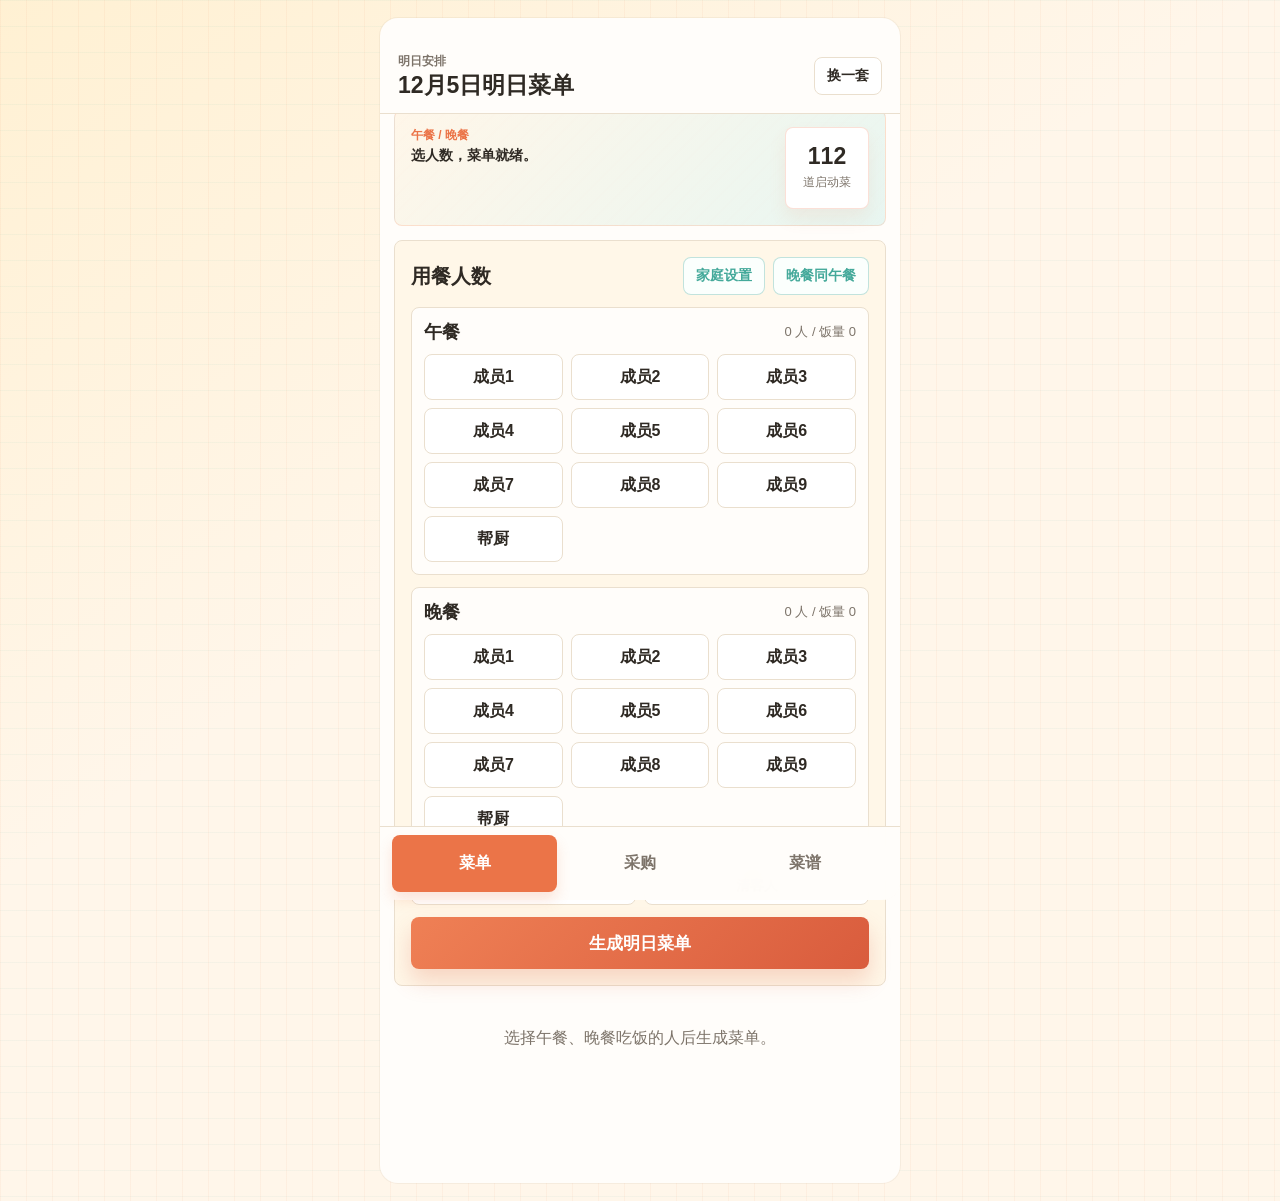
<file: index.html>
<!doctype html>
<html lang="zh-CN">
  <head>
    <meta charset="UTF-8" />
    <meta name="viewport" content="width=device-width, initial-scale=1" />
    <meta http-equiv="refresh" content="0; url=./frontend/index.html?v=20260704-2" />
    <title>家常膳食小助手</title>
    <script>location.replace("./frontend/index.html?v=20260704-2");</script>
  </head>
  <body>
    <p><a href="./frontend/index.html?v=20260704-2">进入家常膳食小助手</a></p>
  </body>
</html>
</file>
<file: frontend/styles.css>
:root {
  color-scheme: light;
  --bg: #fff6ea;
  --surface: #fffdfa;
  --surface-strong: #ffffff;
  --ink: #2f2a24;
  --muted: #7d746a;
  --line: #eadfce;
  --green: #44a99a;
  --green-soft: #e7f6f1;
  --red: #cf6044;
  --red-soft: #fae5dc;
  --blue: #4d7faa;
  --blue-soft: #e6f0f7;
  --yellow: #d59a31;
  --yellow-soft: #fff0cd;
  --accent: #eb7448;
  --accent-soft: #ffe5d6;
  --mint: #44a99a;
  --mint-soft: #e7f6f1;
  --butter: #ffe6a6;
  --shadow: 0 16px 34px rgba(77, 55, 35, 0.12);
  --radius: 8px;
  --nav-height: 74px;
}

* {
  box-sizing: border-box;
}

html {
  min-height: 100%;
  background: var(--bg);
}

body {
  min-height: 100%;
  margin: 0;
  color: var(--ink);
  background:
    linear-gradient(90deg, rgba(235, 116, 72, 0.06) 1px, transparent 1px),
    linear-gradient(180deg, rgba(68, 169, 154, 0.05) 1px, transparent 1px),
    linear-gradient(145deg, rgba(255, 230, 166, 0.34), rgba(255, 253, 250, 0) 42%),
    var(--bg);
  background-size: 26px 26px, 26px 26px, auto;
  font-family: "Avenir Next", "PingFang SC", "Hiragino Sans GB", "Microsoft YaHei", sans-serif;
}

button,
input,
textarea,
select {
  font: inherit;
}

button {
  -webkit-tap-highlight-color: transparent;
}

.app-shell {
  width: min(100%, 520px);
  min-height: 100vh;
  margin: 0 auto;
  background: var(--surface);
  box-shadow: 0 0 0 1px rgba(97, 70, 43, 0.06);
  position: relative;
  overflow-x: hidden;
}

.topbar {
  position: sticky;
  top: 0;
  z-index: 20;
  display: flex;
  align-items: center;
  justify-content: space-between;
  gap: 16px;
  min-height: 78px;
  padding: calc(env(safe-area-inset-top) + 14px) 18px 12px;
  background: rgba(255, 253, 250, 0.94);
  border-bottom: 1px solid var(--line);
  backdrop-filter: blur(14px);
}

.topbar h1,
.toolbar-line h2,
.hero-panel h2,
.section-title h3 {
  margin: 0;
  letter-spacing: 0;
}

.topbar h1 {
  font-size: 23px;
  line-height: 1.12;
  font-weight: 800;
}

.eyebrow,
.hero-kicker {
  margin: 0 0 3px;
  color: var(--muted);
  font-size: 12px;
  font-weight: 700;
}

main {
  padding-bottom: calc(var(--nav-height) + env(safe-area-inset-bottom) + 18px);
}

.screen {
  display: none;
  padding: 14px 14px 0;
}

.screen.is-active {
  display: block;
}

.hero-panel {
  display: grid;
  grid-template-columns: 1fr 84px;
  gap: 14px;
  align-items: stretch;
  min-height: 116px;
  padding: 16px;
  color: var(--ink);
  background:
    linear-gradient(135deg, rgba(255, 246, 232, 0.96), rgba(231, 246, 241, 0.96)),
    repeating-linear-gradient(135deg, rgba(235, 116, 72, 0.08) 0 2px, transparent 2px 12px);
  border: 1px solid rgba(235, 116, 72, 0.18);
  border-radius: var(--radius);
}

.hero-panel h2 {
  max-width: 100%;
  font-size: 14px;
  line-height: 1.28;
  font-weight: 850;
}

.hero-panel .hero-kicker {
  color: var(--accent);
}

.hero-stat {
  display: flex;
  min-height: 82px;
  flex-direction: column;
  align-items: center;
  justify-content: center;
  background: #ffffff;
  border: 1px solid rgba(235, 116, 72, 0.22);
  border-radius: var(--radius);
  box-shadow: 0 10px 18px rgba(235, 116, 72, 0.09);
}

.hero-stat strong {
  font-size: 23px;
  line-height: 1;
}

.hero-stat span {
  margin-top: 6px;
  font-size: 12px;
  color: var(--muted);
}

.full-band,
.plan-output,
.shopping-output,
.recipe-list {
  margin-top: 14px;
}

.full-band {
  padding: 16px;
  background: #fff7e8;
  border: 1px solid var(--line);
  border-radius: var(--radius);
}

.section-title,
.toolbar-line {
  display: flex;
  align-items: center;
  justify-content: space-between;
  gap: 12px;
}

.section-actions {
  display: flex;
  flex-wrap: wrap;
  justify-content: flex-end;
  gap: 8px;
}

.section-title h3,
.toolbar-line h2 {
  font-size: 20px;
  line-height: 1.2;
  font-weight: 800;
}

.toolbar-line {
  padding: 4px 2px 8px;
}

.toolbar-actions {
  display: flex;
  flex: 0 0 auto;
  gap: 8px;
}

.meal-picker {
  display: grid;
  gap: 12px;
  margin-top: 12px;
}

.meal-block {
  padding: 12px;
  background: #fffdfa;
  border: 1px solid var(--line);
  border-radius: var(--radius);
}

.meal-heading {
  display: flex;
  justify-content: space-between;
  gap: 8px;
  align-items: center;
  margin-bottom: 10px;
}

.meal-heading strong {
  font-size: 18px;
}

.meal-heading span {
  color: var(--muted);
  font-size: 13px;
}

.member-grid {
  display: grid;
  grid-template-columns: repeat(3, minmax(0, 1fr));
  gap: 8px;
}

.member-pill {
  min-height: 46px;
  border: 1px solid var(--line);
  border-radius: var(--radius);
  background: #ffffff;
  color: var(--ink);
  font-weight: 750;
  cursor: pointer;
  transition: transform 140ms ease, border-color 140ms ease, box-shadow 140ms ease, background 140ms ease;
}

.member-pill.is-selected {
  color: #ffffff;
  background: var(--accent);
  border-color: var(--accent);
  box-shadow: 0 8px 16px rgba(235, 116, 72, 0.2);
}

.member-pill:active,
.icon-text-button:active,
.quiet-button:active,
.tool-button:active,
.dish-action:active,
.inline-button:active,
.filter-chip:active,
.stock-button:active,
.replace-button:active,
.nav-button:active {
  transform: translateY(1px);
}

.member-tools {
  display: grid;
  grid-template-columns: 1fr 1fr;
  gap: 8px;
  margin-top: 12px;
}

.primary-button,
.icon-text-button,
.quiet-button,
.tool-button,
.dish-action,
.inline-button,
.filter-chip,
.stock-button,
.close-button {
  border: 0;
  border-radius: var(--radius);
  cursor: pointer;
}

.primary-button {
  width: 100%;
  min-height: 52px;
  margin-top: 12px;
  color: #ffffff;
  background: linear-gradient(135deg, #ef8055, #d95c3d);
  font-size: 17px;
  font-weight: 850;
  box-shadow: 0 12px 22px rgba(217, 92, 61, 0.22);
}

.primary-button.compact {
  width: auto;
  min-height: 40px;
  margin-top: 0;
  padding: 0 14px;
  font-size: 14px;
  box-shadow: none;
}

.icon-text-button,
.quiet-button,
.tool-button,
.inline-button {
  min-height: 38px;
  padding: 0 12px;
  background: var(--surface-strong);
  color: var(--ink);
  border: 1px solid var(--line);
  font-size: 14px;
  font-weight: 750;
  transition: transform 140ms ease, border-color 140ms ease, background 140ms ease;
}

.quiet-button {
  color: var(--mint);
  border-color: rgba(68, 169, 154, 0.32);
  background: #fbfffd;
}

.tool-button {
  color: var(--muted);
}

.plan-empty,
.shopping-empty {
  padding: 28px 14px;
  text-align: center;
  color: var(--muted);
}

.meal-plan {
  margin-bottom: 14px;
  padding: 14px;
  background: #fffdfa;
  border: 1px solid var(--line);
  border-radius: var(--radius);
  box-shadow: 0 10px 20px rgba(77, 55, 35, 0.05);
}

.meal-plan-header {
  display: flex;
  align-items: flex-start;
  justify-content: space-between;
  gap: 10px;
  margin-bottom: 12px;
}

.meal-plan-header h3 {
  margin: 0 0 4px;
  font-size: 21px;
}

.meal-plan-header p {
  margin: 0;
  color: var(--muted);
  font-size: 13px;
}

.meal-plan-header .meal-alert {
  margin-top: 6px;
  color: var(--red);
  line-height: 1.4;
}

.dish-list {
  display: grid;
  gap: 10px;
}

.dish-card,
.recipe-card {
  display: grid;
  grid-template-columns: 92px 1fr;
  gap: 12px;
  min-height: 112px;
  padding: 10px;
  background: #fffaf2;
  border: 1px solid var(--line);
  border-radius: var(--radius);
  box-shadow: 0 8px 18px rgba(77, 55, 35, 0.05);
}

.dish-image,
.recipe-thumb {
  width: 92px;
  height: 92px;
  object-fit: cover;
  background: var(--mint-soft);
  border-radius: 6px;
}

.dish-content,
.recipe-card-content {
  min-width: 0;
  display: flex;
  flex-direction: column;
  justify-content: space-between;
  gap: 8px;
}

.dish-title-line,
.recipe-title-line {
  display: flex;
  justify-content: space-between;
  gap: 8px;
  align-items: flex-start;
}

.dish-title-line h4,
.recipe-title-line h4 {
  margin: 0;
  font-size: 18px;
  line-height: 1.22;
  font-weight: 850;
}

.dish-meta,
.recipe-meta,
.nutrition-row,
.shopping-note {
  color: var(--muted);
  font-size: 12px;
  line-height: 1.45;
}

.tag-row {
  display: flex;
  flex-wrap: wrap;
  gap: 6px;
}

.tag {
  display: inline-flex;
  align-items: center;
  min-height: 24px;
  padding: 0 8px;
  color: var(--ink);
  background: var(--yellow-soft);
  border-radius: 999px;
  font-size: 12px;
  font-weight: 700;
}

.tag.green {
  background: var(--mint-soft);
}

.tag.blue {
  background: var(--blue-soft);
}

.tag.red {
  background: var(--red-soft);
}

.dish-actions {
  display: flex;
  gap: 8px;
}

.dish-action {
  min-height: 34px;
  padding: 0 10px;
  color: var(--mint);
  background: #ffffff;
  border: 1px solid rgba(68, 169, 154, 0.28);
  font-size: 13px;
  font-weight: 800;
}

.nutrition-strip {
  display: grid;
  gap: 8px;
  margin: 0 0 14px;
  padding: 12px;
  background: #f2fbf7;
  border: 1px solid rgba(68, 169, 154, 0.2);
  border-radius: var(--radius);
}

.nutrition-strip strong {
  font-size: 16px;
}

.plan-actions {
  display: flex;
  flex-wrap: wrap;
  align-items: center;
  gap: 8px;
  margin: 0 0 14px;
}

.history-output {
  margin-top: 14px;
}

.history-card {
  padding: 14px;
  background: #fff7e4;
  border: 1px solid var(--line);
  border-radius: var(--radius);
}

.history-header {
  display: flex;
  align-items: flex-start;
  justify-content: space-between;
  gap: 12px;
}

.history-header h3 {
  margin: 0;
  font-size: 18px;
}

.history-list {
  display: grid;
  gap: 8px;
  margin-top: 12px;
}

.history-entry {
  display: grid;
  grid-template-columns: 66px 1fr;
  gap: 10px;
  padding: 10px;
  background: #ffffff;
  border: 1px solid var(--line);
  border-radius: var(--radius);
}

.history-entry strong {
  font-size: 14px;
}

.history-entry span {
  color: var(--muted);
  font-size: 13px;
  line-height: 1.45;
}

.shopping-group {
  display: grid;
  grid-template-columns: repeat(2, minmax(0, 1fr));
  margin-bottom: 12px;
  background: var(--surface-strong);
  border: 1px solid var(--line);
  border-radius: var(--radius);
  overflow: hidden;
  box-shadow: 0 8px 18px rgba(77, 55, 35, 0.04);
}

.shopping-group h3 {
  grid-column: 1 / -1;
  margin: 0;
  padding: 10px 12px;
  font-size: 17px;
  background: #fff0d0;
  border-bottom: 1px solid var(--line);
}

.shopping-item {
  display: grid;
  grid-template-columns: 24px 1fr;
  grid-template-rows: auto 1fr auto;
  gap: 6px 8px;
  align-items: start;
  min-height: 112px;
  padding: 10px;
  border-bottom: 1px solid var(--line);
  border-right: 1px solid var(--line);
}

.shopping-item:nth-child(2n + 1) {
  border-right: 0;
}

.shopping-item:last-child {
  border-bottom: 0;
}

.check-button {
  width: 22px;
  height: 22px;
  border: 2px solid var(--line);
  border-radius: 6px;
  background: #ffffff;
}

.shopping-item.is-checked .check-button {
  background: var(--mint);
  border-color: var(--mint);
}

.shopping-item.is-checked .shopping-main {
  text-decoration: line-through;
  color: var(--muted);
}

.shopping-item.is-covered {
  background: #f2fbf7;
}

.shopping-item.is-covered .check-button {
  border-color: rgba(68, 169, 154, 0.28);
  background: var(--mint-soft);
}

.shopping-main strong {
  display: block;
  font-size: 14px;
  line-height: 1.25;
  overflow-wrap: anywhere;
}

.shopping-main span {
  display: -webkit-box;
  margin-top: 4px;
  color: var(--muted);
  font-size: 11px;
  line-height: 1.35;
  overflow: hidden;
  -webkit-box-orient: vertical;
  -webkit-line-clamp: 2;
}

.shopping-actions {
  display: flex;
  grid-column: 1 / -1;
  justify-content: flex-end;
  gap: 6px;
}

.stock-button,
.replace-button {
  min-height: 28px;
  padding: 0 8px;
  white-space: nowrap;
  font-size: 12px;
  font-weight: 800;
}

.stock-button {
  color: var(--mint);
  background: var(--mint-soft);
  border: 0;
  border-radius: var(--radius);
}

.replace-button {
  color: var(--blue);
  background: var(--blue-soft);
  border: 0;
  border-radius: var(--radius);
}

.search-row {
  margin: 4px 0 10px;
}

.search-row input,
.edit-field input,
.edit-field textarea,
.settings-grid input,
.settings-grid select,
.pantry-form input,
.pantry-form select,
.reimburse-form input {
  width: 100%;
  border: 1px solid var(--line);
  border-radius: var(--radius);
  background: #ffffff;
  color: var(--ink);
  outline: 0;
}

.search-row input {
  height: 46px;
  padding: 0 14px;
  font-size: 16px;
}

.filter-row {
  display: flex;
  gap: 8px;
  overflow-x: auto;
  padding-bottom: 8px;
}

.filter-chip {
  flex: 0 0 auto;
  min-height: 34px;
  padding: 0 12px;
  border: 1px solid var(--line);
  background: #ffffff;
  color: var(--muted);
  font-size: 13px;
  font-weight: 800;
}

.filter-chip.is-active {
  color: #ffffff;
  border-color: var(--accent);
  background: var(--accent);
}

.recipe-list {
  display: grid;
  gap: 10px;
}

.review-badge {
  color: var(--red);
  background: var(--red-soft);
}

.drawer {
  position: fixed;
  inset: 0;
  z-index: 80;
  display: none;
}

.drawer.is-open {
  display: block;
}

.drawer-scrim {
  position: absolute;
  inset: 0;
  background: rgba(48, 38, 29, 0.42);
}

.drawer-panel,
.sheet-panel {
  position: absolute;
  left: 50%;
  width: min(100%, 520px);
  max-height: 88vh;
  overflow: auto;
  transform: translateX(-50%);
  background: #fffdfa;
  box-shadow: var(--shadow);
}

.drawer-panel {
  right: auto;
  bottom: 0;
  border-radius: 16px 16px 0 0;
  padding: 16px 14px calc(env(safe-area-inset-bottom) + 18px);
}

.sheet-panel {
  bottom: 0;
  border-radius: 16px 16px 0 0;
  padding: 16px 14px calc(env(safe-area-inset-bottom) + 18px);
}

.close-button {
  float: right;
  min-height: 34px;
  padding: 0 12px;
  color: var(--muted);
  background: #ffffff;
  border: 1px solid var(--line);
}

.drawer-hero {
  clear: both;
  padding-top: 8px;
}

.drawer-hero img {
  width: 100%;
  aspect-ratio: 16 / 10;
  object-fit: cover;
  background: var(--mint-soft);
  border-radius: var(--radius);
}

.drawer-hero h2 {
  margin: 12px 0 6px;
  font-size: 25px;
  line-height: 1.16;
}

.detail-section {
  margin-top: 16px;
}

.detail-section h3 {
  margin: 0 0 8px;
  font-size: 18px;
}

.ingredient-lines,
.step-list {
  margin: 0;
  padding: 0;
  list-style: none;
}

.ingredient-lines li,
.step-list li {
  padding: 10px 0;
  border-bottom: 1px solid var(--line);
  line-height: 1.48;
}

.step-list {
  counter-reset: steps;
}

.step-list li {
  display: grid;
  grid-template-columns: 30px 1fr;
  gap: 10px;
}

.step-list li::before {
  counter-increment: steps;
  content: counter(steps);
  display: inline-flex;
  align-items: center;
  justify-content: center;
  width: 26px;
  height: 26px;
  color: #ffffff;
  background: var(--accent);
  border-radius: 50%;
  font-size: 13px;
  font-weight: 850;
}

.replace-options {
  display: grid;
  gap: 10px;
  clear: both;
  padding-top: 8px;
}

.replace-option {
  width: 100%;
  min-height: 64px;
  padding: 12px;
  text-align: left;
  background: #ffffff;
  border: 1px solid var(--line);
  border-radius: var(--radius);
}

.replace-option strong {
  display: block;
  font-size: 17px;
}

.replace-option span {
  display: block;
  margin-top: 4px;
  color: var(--muted);
  font-size: 13px;
}

.edit-box {
  display: grid;
  gap: 12px;
  margin-top: 14px;
  padding: 12px;
  background: #fffaf2;
  border: 1px solid var(--line);
  border-radius: var(--radius);
}

.edit-field label {
  display: block;
  margin-bottom: 6px;
  color: var(--muted);
  font-size: 13px;
  font-weight: 800;
}

.edit-field input {
  height: 42px;
  padding: 0 10px;
}

.edit-field textarea {
  min-height: 104px;
  padding: 10px;
  resize: vertical;
}

.settings-head {
  clear: both;
  padding-top: 8px;
}

.settings-head h2 {
  margin: 0 0 6px;
  font-size: 25px;
}

.settings-head p {
  margin: 0;
  color: var(--muted);
  font-size: 13px;
  line-height: 1.5;
}

.settings-list {
  display: grid;
  gap: 10px;
  margin-top: 14px;
}

.member-setting-card {
  padding: 12px;
  background: #fffaf2;
  border: 1px solid var(--line);
  border-radius: var(--radius);
}

.member-setting-title {
  display: flex;
  justify-content: space-between;
  gap: 10px;
  align-items: center;
  margin-bottom: 10px;
}

.member-setting-title strong {
  font-size: 18px;
}

.member-setting-title span {
  color: var(--muted);
  font-size: 13px;
}

.settings-grid {
  display: grid;
  grid-template-columns: repeat(2, minmax(0, 1fr));
  gap: 10px;
}

.settings-grid label {
  color: var(--muted);
  font-size: 12px;
  font-weight: 800;
}

.settings-grid input,
.settings-grid select,
.pantry-form input,
.pantry-form select,
.reimburse-form input {
  height: 40px;
  margin-top: 5px;
  padding: 0 9px;
  color: var(--ink);
}

.settings-grid label:nth-child(n + 4) {
  grid-column: 1 / -1;
}

.settings-actions {
  position: sticky;
  bottom: 0;
  z-index: 2;
  margin: 14px -14px calc(-1 * env(safe-area-inset-bottom) - 18px);
  padding: 12px 14px calc(env(safe-area-inset-bottom) + 14px);
  background: rgba(255, 253, 250, 0.96);
  border-top: 1px solid var(--line);
  backdrop-filter: blur(12px);
}

.pantry-quick,
.pantry-form,
.pantry-list {
  margin-top: 16px;
}

.pantry-quick h3,
.pantry-list-head h3 {
  margin: 0;
  font-size: 18px;
}

.pantry-chip-row {
  display: flex;
  gap: 8px;
  overflow-x: auto;
  margin-top: 10px;
  padding-bottom: 6px;
}

.pantry-form {
  display: grid;
  grid-template-columns: 1fr 82px 76px;
  gap: 8px;
  align-items: end;
  padding: 12px;
  background: #fffaf2;
  border: 1px solid var(--line);
  border-radius: var(--radius);
}

.pantry-form label {
  color: var(--muted);
  font-size: 12px;
  font-weight: 800;
}

.pantry-form .primary-button {
  grid-column: 1 / -1;
  width: 100%;
}

.pantry-list-head {
  display: flex;
  justify-content: space-between;
  align-items: center;
  gap: 10px;
  margin-bottom: 10px;
}

.pantry-entry {
  display: grid;
  grid-template-columns: 1fr auto;
  gap: 10px;
  align-items: center;
  min-height: 56px;
  padding: 10px 12px;
  margin-bottom: 8px;
  background: #ffffff;
  border: 1px solid var(--line);
  border-radius: var(--radius);
}

.pantry-entry strong,
.pantry-entry span {
  display: block;
}

.pantry-entry span {
  margin-top: 3px;
  color: var(--muted);
  font-size: 13px;
}

.reimburse-summary {
  display: grid;
  grid-template-columns: 1fr auto;
  gap: 10px;
  align-items: center;
  margin-top: 16px;
  padding: 12px;
  background: #fff7e8;
  border: 1px solid var(--line);
  border-radius: var(--radius);
}

.reimburse-summary span,
.reimburse-form label {
  color: var(--muted);
  font-size: 12px;
  font-weight: 800;
}

.reimburse-summary strong {
  display: block;
  margin-top: 3px;
  font-size: 24px;
}

.reimburse-form,
.reimburse-list {
  margin-top: 16px;
}

.reimburse-form {
  display: grid;
  grid-template-columns: 1fr;
  gap: 12px;
  padding: 12px;
  background: #fffaf2;
  border: 1px solid var(--line);
  border-radius: var(--radius);
}

.reimburse-form label {
  display: block;
  min-width: 0;
  line-height: 1.35;
}

.reimburse-form input {
  display: block;
}

.reimburse-form input[type="file"] {
  height: auto;
  min-height: 42px;
  padding: 8px;
  line-height: 1.4;
  font-size: 14px;
}

.reimburse-file-field,
.reimburse-note-field,
.reimburse-preview,
.reimburse-form .primary-button {
  grid-column: 1 / -1;
}

.reimburse-preview {
  min-height: 92px;
  display: flex;
  align-items: center;
  justify-content: center;
  color: var(--muted);
  background: #ffffff;
  border: 1px dashed var(--line);
  border-radius: var(--radius);
  overflow: hidden;
}

.reimburse-preview img {
  width: 100%;
  max-height: 220px;
  object-fit: contain;
}

.reimburse-preview.is-empty {
  font-size: 13px;
}

.reimburse-entry {
  display: grid;
  grid-template-columns: 58px 1fr auto;
  gap: 10px;
  align-items: center;
  min-height: 72px;
  padding: 10px;
  margin-bottom: 8px;
  background: #ffffff;
  border: 1px solid var(--line);
  border-radius: var(--radius);
}

.reimburse-entry img,
.reimburse-thumb-empty {
  width: 58px;
  height: 58px;
  border-radius: 6px;
  background: var(--blue-soft);
}

.reimburse-entry img {
  object-fit: cover;
}

.reimburse-thumb-empty {
  display: flex;
  align-items: center;
  justify-content: center;
  color: var(--muted);
  font-size: 12px;
  font-weight: 800;
}

.reimburse-entry-main {
  min-width: 0;
}

.reimburse-entry-main strong,
.reimburse-entry-main span {
  display: block;
}

.reimburse-entry-main strong {
  font-size: 18px;
}

.reimburse-entry-main span {
  margin-top: 3px;
  color: var(--muted);
  font-size: 12px;
  line-height: 1.35;
}

.bottom-nav {
  position: fixed;
  left: 50%;
  bottom: 0;
  z-index: 50;
  display: grid;
  grid-template-columns: repeat(3, 1fr);
  width: min(100%, 520px);
  min-height: calc(var(--nav-height) + env(safe-area-inset-bottom));
  padding: 8px 12px calc(8px + env(safe-area-inset-bottom));
  transform: translateX(-50%);
  background: rgba(255, 253, 250, 0.96);
  border-top: 1px solid var(--line);
  backdrop-filter: blur(14px);
}

.nav-button {
  min-height: 48px;
  border: 0;
  border-radius: var(--radius);
  background: transparent;
  color: var(--muted);
  font-weight: 850;
}

.nav-button.is-active {
  color: #ffffff;
  background: var(--accent);
  box-shadow: 0 8px 14px rgba(235, 116, 72, 0.18);
}

.toast {
  position: fixed;
  left: 50%;
  bottom: calc(var(--nav-height) + env(safe-area-inset-bottom) + 16px);
  z-index: 120;
  width: min(420px, calc(100% - 28px));
  min-height: 44px;
  padding: 12px 14px;
  color: #ffffff;
  background: rgba(47, 42, 36, 0.94);
  border-radius: var(--radius);
  transform: translate(-50%, 120px);
  opacity: 0;
  transition: 180ms ease;
}

.toast.is-visible {
  transform: translate(-50%, 0);
  opacity: 1;
}

@media (min-width: 760px) {
  body {
    padding: 18px 0;
  }

  .app-shell {
    min-height: calc(100vh - 36px);
    border-radius: 18px;
    overflow: hidden;
  }

  .topbar {
    top: 18px;
  }

  .bottom-nav {
    border-radius: 0 0 18px 18px;
  }
}

@media (max-width: 370px) {
  .hero-panel {
    grid-template-columns: 1fr;
  }

  .hero-stat {
    min-height: 64px;
    flex-direction: row;
    gap: 8px;
  }

  .dish-card,
  .recipe-card {
    grid-template-columns: 78px 1fr;
  }

  .dish-image,
  .recipe-thumb {
    width: 78px;
    height: 78px;
  }
}
</file>
